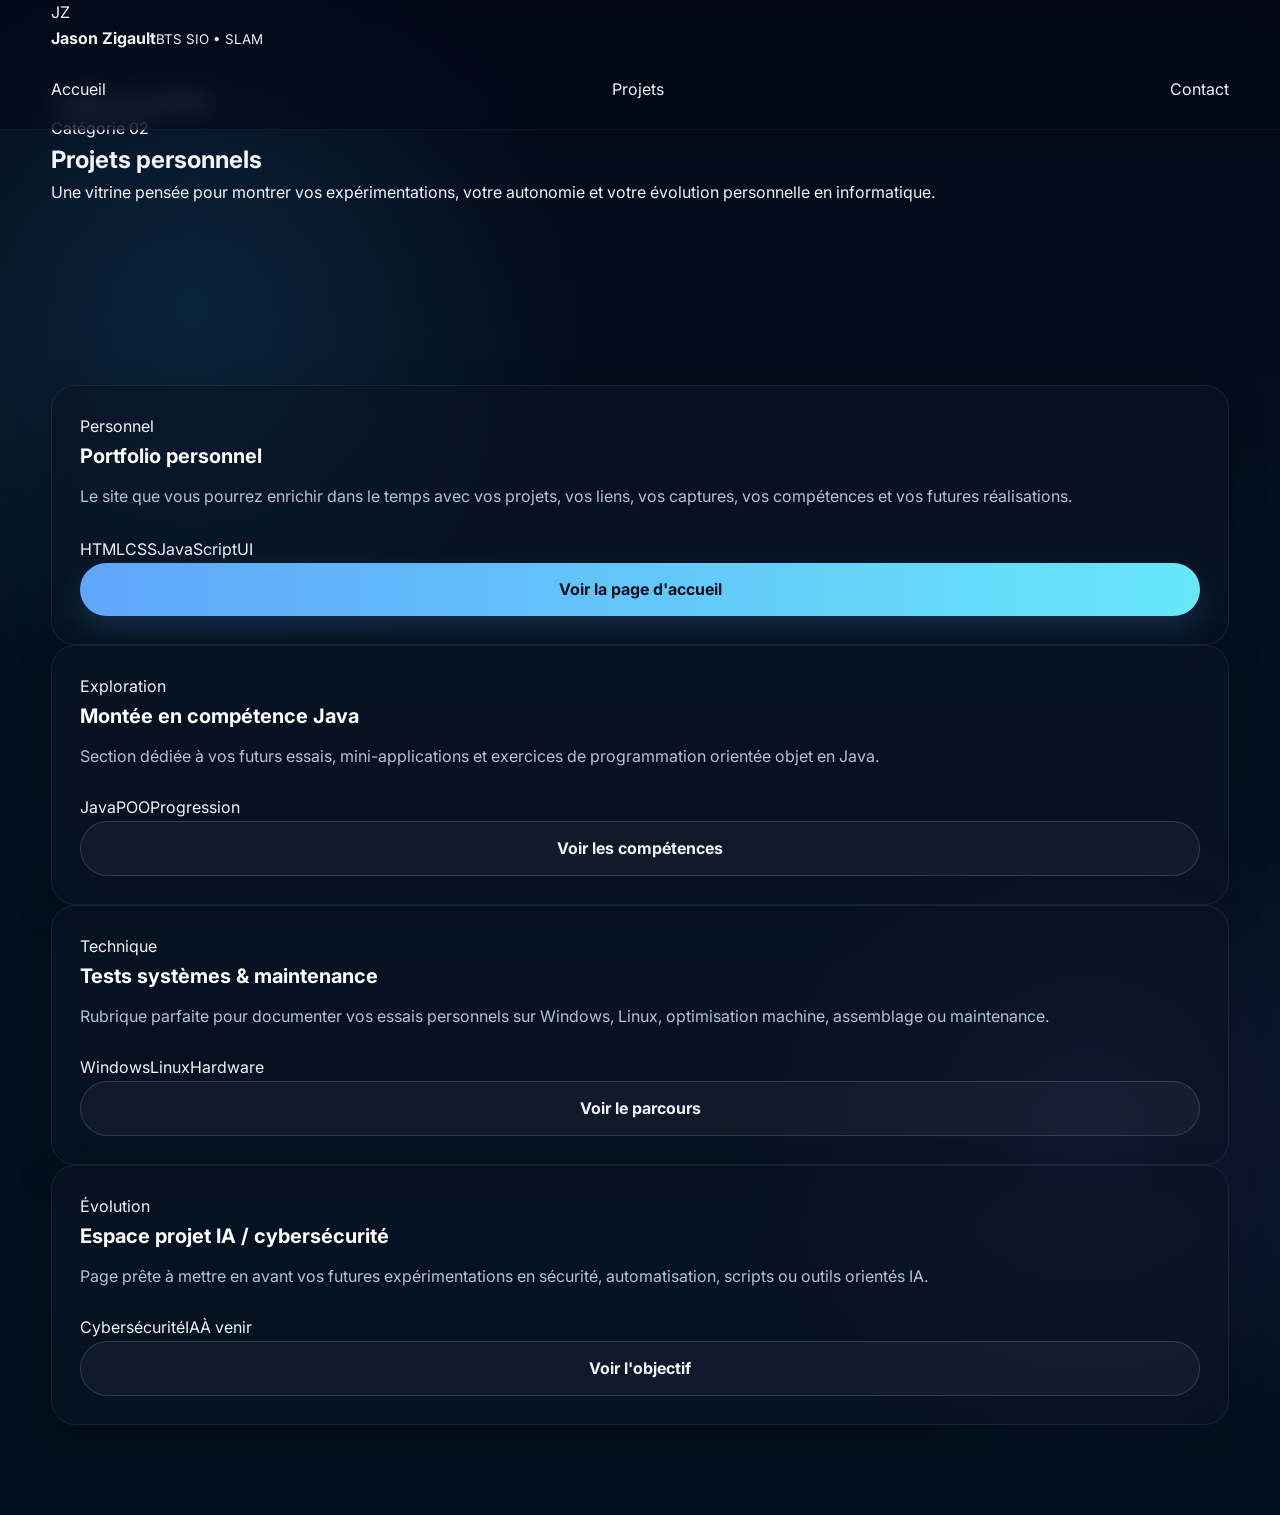
<file: pages/projets-personnels.html>
<!DOCTYPE html>
<html lang="fr">
<head>
  <meta charset="UTF-8" />
  <meta name="viewport" content="width=device-width, initial-scale=1.0" />
  <title>Projets personnels — Jason Zigault</title>
  <link rel="preconnect" href="https://fonts.googleapis.com">
  <link rel="preconnect" href="https://fonts.gstatic.com" crossorigin>
  <link href="https://fonts.googleapis.com/css2?family=Inter:wght@400;500;600;700;800&display=swap" rel="stylesheet">
  <link rel="stylesheet" href="../style.css" />
</head>
<body>
  <header class="site-header">
    <div class="container nav-wrap">
      <a href="../index.html" class="brand"><span class="brand-mark">JZ</span><div><strong>Jason Zigault</strong><small>BTS SIO • SLAM</small></div></a>
      <nav class="main-nav" style="display:flex; position:static; background:none; border:0; padding:0;">
        <a href="../index.html#accueil">Accueil</a>
        <a href="../index.html#projets" class="active">Projets</a>
        <a href="../index.html#contact">Contact</a>
      </nav>
    </div>
  </header>

  <main>
    <section class="page-hero section">
      <div class="container">
        <a class="breadcrumb" href="../index.html">← Retour au portfolio</a>
        <p class="eyebrow">Catégorie 02</p>
        <h1>Projets personnels</h1>
        <p>Une vitrine pensée pour montrer vos expérimentations, votre autonomie et votre évolution personnelle en informatique.</p>
      </div>
    </section>

    <section class="section">
      <div class="container project-listing">
        <article class="glass-card project-card">
          <span class="category-tag">Personnel</span>
          <h3>Portfolio personnel</h3>
          <p>Le site que vous pourrez enrichir dans le temps avec vos projets, vos liens, vos captures, vos compétences et vos futures réalisations.</p>
          <div class="project-meta"><span>HTML</span><span>CSS</span><span>JavaScript</span><span>UI</span></div>
          <a class="btn btn-primary" href="../index.html">Voir la page d'accueil</a>
        </article>

        <article class="glass-card project-card">
          <span class="category-tag">Exploration</span>
          <h3>Montée en compétence Java</h3>
          <p>Section dédiée à vos futurs essais, mini-applications et exercices de programmation orientée objet en Java.</p>
          <div class="project-meta"><span>Java</span><span>POO</span><span>Progression</span></div>
          <a class="btn btn-secondary" href="../index.html#competences">Voir les compétences</a>
        </article>

        <article class="glass-card project-card">
          <span class="category-tag">Technique</span>
          <h3>Tests systèmes & maintenance</h3>
          <p>Rubrique parfaite pour documenter vos essais personnels sur Windows, Linux, optimisation machine, assemblage ou maintenance.</p>
          <div class="project-meta"><span>Windows</span><span>Linux</span><span>Hardware</span></div>
          <a class="btn btn-secondary" href="../index.html#parcours">Voir le parcours</a>
        </article>

        <article class="glass-card project-card">
          <span class="category-tag">Évolution</span>
          <h3>Espace projet IA / cybersécurité</h3>
          <p>Page prête à mettre en avant vos futures expérimentations en sécurité, automatisation, scripts ou outils orientés IA.</p>
          <div class="project-meta"><span>Cybersécurité</span><span>IA</span><span>À venir</span></div>
          <a class="btn btn-secondary" href="../index.html#profil">Voir l'objectif</a>
        </article>
      </div>
    </section>
  </main>

  <script src="../script.js"></script>
</body>
</html>
</file>
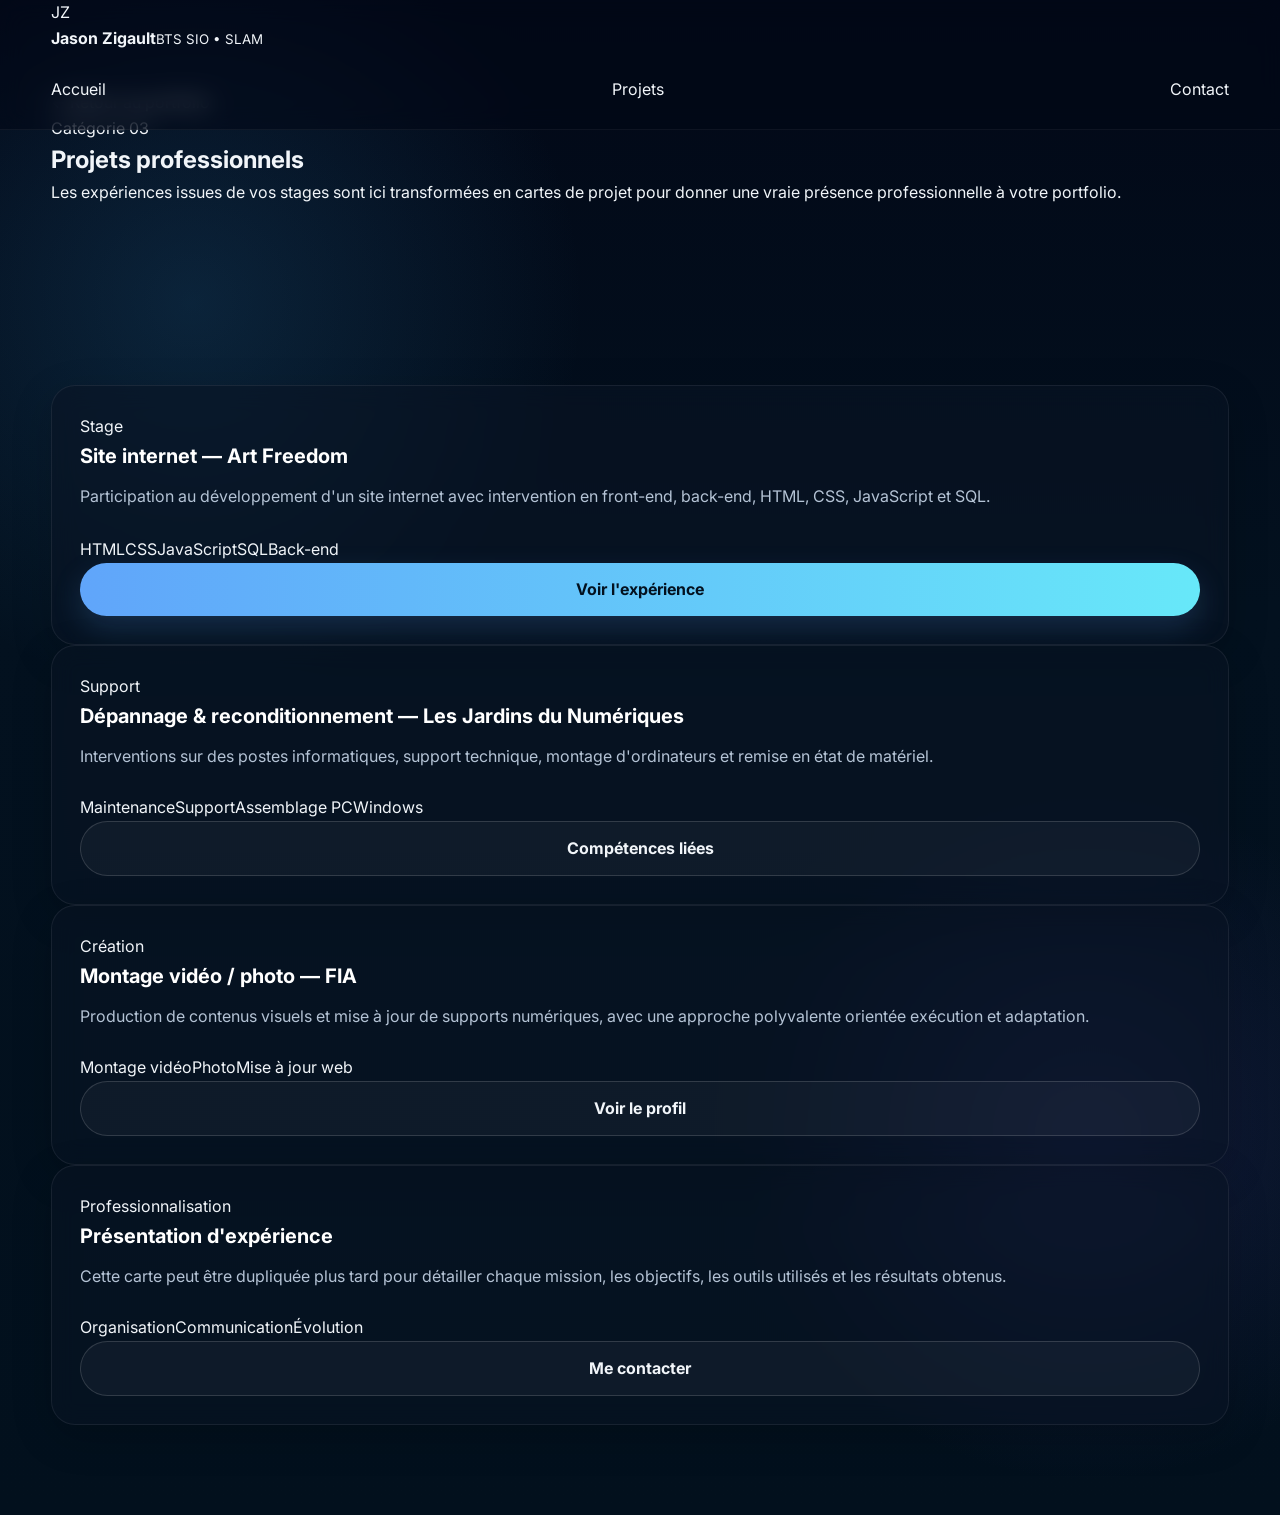
<file: pages/projets-professionnels.html>
<!DOCTYPE html>
<html lang="fr">
<head>
  <meta charset="UTF-8" />
  <meta name="viewport" content="width=device-width, initial-scale=1.0" />
  <title>Projets professionnels — Jason Zigault</title>
  <link rel="preconnect" href="https://fonts.googleapis.com">
  <link rel="preconnect" href="https://fonts.gstatic.com" crossorigin>
  <link href="https://fonts.googleapis.com/css2?family=Inter:wght@400;500;600;700;800&display=swap" rel="stylesheet">
  <link rel="stylesheet" href="../style.css" />
</head>
<body>
  <header class="site-header">
    <div class="container nav-wrap">
      <a href="../index.html" class="brand"><span class="brand-mark">JZ</span><div><strong>Jason Zigault</strong><small>BTS SIO • SLAM</small></div></a>
      <nav class="main-nav" style="display:flex; position:static; background:none; border:0; padding:0;">
        <a href="../index.html#accueil">Accueil</a>
        <a href="../index.html#projets" class="active">Projets</a>
        <a href="../index.html#contact">Contact</a>
      </nav>
    </div>
  </header>

  <main>
    <section class="page-hero section">
      <div class="container">
        <a class="breadcrumb" href="../index.html">← Retour au portfolio</a>
        <p class="eyebrow">Catégorie 03</p>
        <h1>Projets professionnels</h1>
        <p>Les expériences issues de vos stages sont ici transformées en cartes de projet pour donner une vraie présence professionnelle à votre portfolio.</p>
      </div>
    </section>

    <section class="section">
      <div class="container project-listing">
        <article class="glass-card project-card">
          <span class="category-tag">Stage</span>
          <h3>Site internet — Art Freedom</h3>
          <p>Participation au développement d'un site internet avec intervention en front-end, back-end, HTML, CSS, JavaScript et SQL.</p>
          <div class="project-meta"><span>HTML</span><span>CSS</span><span>JavaScript</span><span>SQL</span><span>Back-end</span></div>
          <a class="btn btn-primary" href="../index.html#parcours">Voir l'expérience</a>
        </article>

        <article class="glass-card project-card">
          <span class="category-tag">Support</span>
          <h3>Dépannage & reconditionnement — Les Jardins du Numériques</h3>
          <p>Interventions sur des postes informatiques, support technique, montage d'ordinateurs et remise en état de matériel.</p>
          <div class="project-meta"><span>Maintenance</span><span>Support</span><span>Assemblage PC</span><span>Windows</span></div>
          <a class="btn btn-secondary" href="../index.html#competences">Compétences liées</a>
        </article>

        <article class="glass-card project-card">
          <span class="category-tag">Création</span>
          <h3>Montage vidéo / photo — FIA</h3>
          <p>Production de contenus visuels et mise à jour de supports numériques, avec une approche polyvalente orientée exécution et adaptation.</p>
          <div class="project-meta"><span>Montage vidéo</span><span>Photo</span><span>Mise à jour web</span></div>
          <a class="btn btn-secondary" href="../index.html#profil">Voir le profil</a>
        </article>

        <article class="glass-card project-card">
          <span class="category-tag">Professionnalisation</span>
          <h3>Présentation d'expérience</h3>
          <p>Cette carte peut être dupliquée plus tard pour détailler chaque mission, les objectifs, les outils utilisés et les résultats obtenus.</p>
          <div class="project-meta"><span>Organisation</span><span>Communication</span><span>Évolution</span></div>
          <a class="btn btn-secondary" href="../index.html#contact">Me contacter</a>
        </article>
      </div>
    </section>
  </main>

  <script src="../script.js"></script>
</body>
</html>
</file>
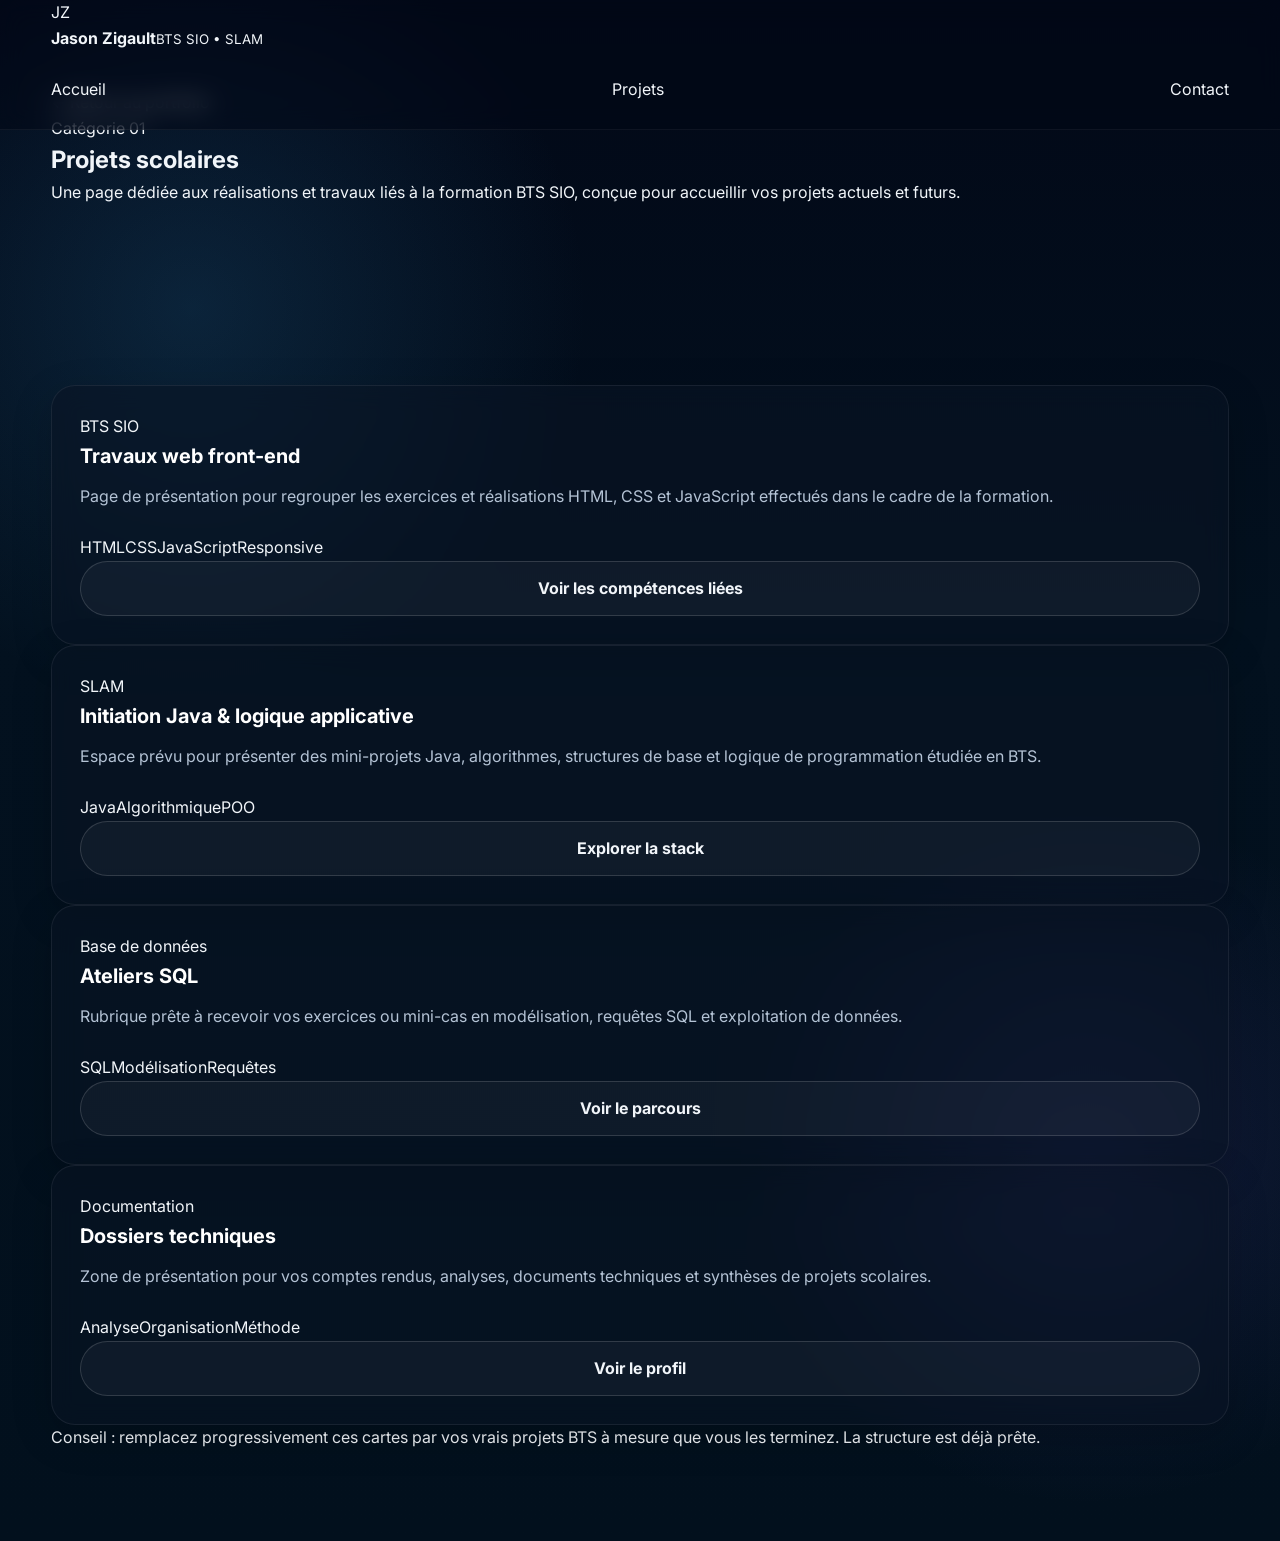
<file: pages/projets-scolaires.html>
<!DOCTYPE html>
<html lang="fr">
<head>
  <meta charset="UTF-8" />
  <meta name="viewport" content="width=device-width, initial-scale=1.0" />
  <title>Projets scolaires — Jason Zigault</title>
  <link rel="preconnect" href="https://fonts.googleapis.com">
  <link rel="preconnect" href="https://fonts.gstatic.com" crossorigin>
  <link href="https://fonts.googleapis.com/css2?family=Inter:wght@400;500;600;700;800&display=swap" rel="stylesheet">
  <link rel="stylesheet" href="../style.css" />
</head>
<body>
  <header class="site-header">
    <div class="container nav-wrap">
      <a href="../index.html" class="brand"><span class="brand-mark">JZ</span><div><strong>Jason Zigault</strong><small>BTS SIO • SLAM</small></div></a>
      <nav class="main-nav" style="display:flex; position:static; background:none; border:0; padding:0;">
        <a href="../index.html#accueil">Accueil</a>
        <a href="../index.html#projets" class="active">Projets</a>
        <a href="../index.html#contact">Contact</a>
      </nav>
    </div>
  </header>

  <main>
    <section class="page-hero section">
      <div class="container">
        <a class="breadcrumb" href="../index.html">← Retour au portfolio</a>
        <p class="eyebrow">Catégorie 01</p>
        <h1>Projets scolaires</h1>
        <p>Une page dédiée aux réalisations et travaux liés à la formation BTS SIO, conçue pour accueillir vos projets actuels et futurs.</p>
      </div>
    </section>

    <section class="section">
      <div class="container project-listing">
        <article class="glass-card project-card">
          <span class="category-tag">BTS SIO</span>
          <h3>Travaux web front-end</h3>
          <p>Page de présentation pour regrouper les exercices et réalisations HTML, CSS et JavaScript effectués dans le cadre de la formation.</p>
          <div class="project-meta"><span>HTML</span><span>CSS</span><span>JavaScript</span><span>Responsive</span></div>
          <a class="btn btn-secondary" href="../index.html#competences">Voir les compétences liées</a>
        </article>

        <article class="glass-card project-card">
          <span class="category-tag">SLAM</span>
          <h3>Initiation Java & logique applicative</h3>
          <p>Espace prévu pour présenter des mini-projets Java, algorithmes, structures de base et logique de programmation étudiée en BTS.</p>
          <div class="project-meta"><span>Java</span><span>Algorithmique</span><span>POO</span></div>
          <a class="btn btn-secondary" href="../index.html#competences">Explorer la stack</a>
        </article>

        <article class="glass-card project-card">
          <span class="category-tag">Base de données</span>
          <h3>Ateliers SQL</h3>
          <p>Rubrique prête à recevoir vos exercices ou mini-cas en modélisation, requêtes SQL et exploitation de données.</p>
          <div class="project-meta"><span>SQL</span><span>Modélisation</span><span>Requêtes</span></div>
          <a class="btn btn-secondary" href="../index.html#parcours">Voir le parcours</a>
        </article>

        <article class="glass-card project-card">
          <span class="category-tag">Documentation</span>
          <h3>Dossiers techniques</h3>
          <p>Zone de présentation pour vos comptes rendus, analyses, documents techniques et synthèses de projets scolaires.</p>
          <div class="project-meta"><span>Analyse</span><span>Organisation</span><span>Méthode</span></div>
          <a class="btn btn-secondary" href="../index.html#profil">Voir le profil</a>
        </article>
      </div>
      <div class="container">
        <div class="note-box">Conseil : remplacez progressivement ces cartes par vos vrais projets BTS à mesure que vous les terminez. La structure est déjà prête.</div>
      </div>
    </section>
  </main>

  <script src="../script.js"></script>
</body>
</html>
</file>
<file: style.css>
* {
    margin: 0;
    padding: 0;
    box-sizing: border-box;
}

html {
    scroll-behavior: smooth;
}

body {
    font-family: 'Inter', Arial, sans-serif;
    background:
        radial-gradient(circle at 15% 20%, rgba(38, 109, 157, 0.24), transparent 24%),
        radial-gradient(circle at 85% 75%, rgba(95, 76, 196, 0.18), transparent 22%),
        linear-gradient(180deg, #020817 0%, #03111f 40%, #02101d 100%);
    color: #f1f5f9;
    line-height: 1.6;
    overflow-x: hidden;
}

a {
    text-decoration: none;
    color: inherit;
}

ul {
    list-style: none;
}

.container {
    width: min(1200px, 92%);
    margin: 0 auto;
}

#particles-global {
    position: fixed;
    inset: 0;
    width: 100%;
    height: 100%;
    z-index: -1;
    pointer-events: none;
}

/* HEADER */
header {
    position: fixed;
    top: 0;
    left: 0;
    width: 100%;
    background: rgba(2, 8, 23, 0.55);
    backdrop-filter: blur(12px);
    border-bottom: 1px solid rgba(255, 255, 255, 0.05);
    z-index: 1000;
}

nav {
    min-height: 78px;
    display: flex;
    align-items: center;
    justify-content: space-between;
    gap: 24px;
}

.logo {
    font-size: 1.1rem;
    font-weight: 800;
    color: #ffffff;
    white-space: nowrap;
}

.logo span {
    color: #6ee7d8;
    font-weight: 700;
}

.nav-links {
    display: flex;
    align-items: center;
    gap: 34px;
}

.nav-links a {
    font-size: 0.98rem;
    font-weight: 500;
    color: #d9e5f2;
    transition: 0.25s ease;
    position: relative;
}

.nav-links a:hover {
    color: #ffffff;
}

.nav-links a::after {
    content: "";
    position: absolute;
    left: 0;
    bottom: -7px;
    width: 0;
    height: 2px;
    border-radius: 999px;
    background: linear-gradient(90deg, #60a5fa, #67e8f9);
    transition: 0.25s ease;
}

.nav-links a:hover::after {
    width: 100%;
}

.menu-toggle {
    display: none;
    font-size: 1.6rem;
    background: transparent;
    border: none;
    color: white;
    cursor: pointer;
}

/* HERO */
.hero-new {
    min-height: 100vh;
    display: flex;
    align-items: center;
    justify-content: center;
    padding-top: 78px;
    text-align: center;
}

.hero-content {
    max-width: 1000px;
    padding: 40px 20px;
}

.hero-top {
    color: #6ee7d8;
    font-size: 0.95rem;
    font-weight: 800;
    letter-spacing: 3px;
    margin-bottom: 20px;
}

.hero-new h1 {
    font-size: clamp(2.4rem, 5vw, 4.7rem);
    line-height: 0.98;
    font-weight: 900;
    color: #f8fbff;
    margin-bottom: 16px;
}

.hero-new h2 {
    font-size: clamp(1.1rem, 2vw, 1.8rem);
    font-weight: 700;
    color: #dde6f2;
    margin-bottom: 24px;
}

.hero-desc {
    max-width: 900px;
    margin: 0 auto 36px;
    font-size: 1.15rem;
    color: #aebcd0;
    min-height: 110px;
    line-height: 1.7;
}

#typed-text {
    display: inline;
}

.cursor {
    display: inline-block;
    margin-left: 4px;
    color: #67e8f9;
    font-weight: 700;
    animation: blinkCursor 0.8s infinite;
}

@keyframes blinkCursor {
    0%, 49% {
        opacity: 1;
    }
    50%, 100% {
        opacity: 0;
    }
}

.hero-buttons {
    display: flex;
    justify-content: center;
    gap: 18px;
    flex-wrap: wrap;
}

/* BUTTONS */
.btn {
    display: inline-flex;
    justify-content: center;
    align-items: center;
    padding: 14px 28px;
    border-radius: 999px;
    font-weight: 700;
    transition: 0.25s ease;
    border: none;
    cursor: pointer;
}

.btn-primary {
    background: linear-gradient(90deg, #60a5fa, #67e8f9);
    color: #03111f;
    box-shadow: 0 12px 30px rgba(96, 165, 250, 0.18);
}

.btn-primary:hover {
    transform: translateY(-3px);
    box-shadow: 0 16px 35px rgba(96, 165, 250, 0.25);
}

.btn-secondary {
    background: rgba(255, 255, 255, 0.04);
    border: 1px solid rgba(255, 255, 255, 0.14);
    color: #f1f5f9;
}

.btn-secondary:hover {
    transform: translateY(-3px);
    background: rgba(255, 255, 255, 0.08);
}

/* SECTIONS */
section {
    padding: 90px 0;
    background: transparent;
    border: none;
}

#profil {
    margin-top: -80px;
}
.section-header {
    text-align: center;
    margin-bottom: 56px;
}

.section-subtitle {
    color: #6ee7d8;
    font-size: 2rem;
    font-weight: 800;
    letter-spacing: 2px;
    margin-bottom: 12px;
}

.section-title {
    font-size: clamp(2rem, 4vw, 3rem);
    font-weight: 800;
    margin-bottom: 14px;
    color: #ffffff;
}

.section-text {
    max-width: 760px;
    margin: 0 auto;
    color: #a8b7ca;
    font-size: 1.05rem;
}

/* CARDS */
.card,
.timeline-item,
.skill-category,
.certification-card,
.project-card,
.contact-card,
.contact-form {
    background: rgba(10, 20, 36, 0.56);
    border: 1px solid rgba(255, 255, 255, 0.07);
    border-radius: 24px;
    backdrop-filter: blur(12px);
    box-shadow: 0 12px 40px rgba(0, 0, 0, 0.18);
}

/* PROFIL */
.about-grid {
    display: grid;
    grid-template-columns: 1.2fr 0.8fr;
    gap: 28px;
}

.card {
    padding: 30px;
    display: flex;
    flex-direction: column;
}
.card .btn {
    margin-top: 25px;
    align-self: left;
}
.card h3 {
    font-size: 1.35rem;
    color: #ffffff;
    margin-bottom: 18px;
}

.about-text {
    color: #c7d3e1;
}

.about-text p + p {
    margin-top: 16px;
}

.info-list {
    display: grid;
    gap: 14px;
}

.info-item {
    display: flex;
    justify-content: space-between;
    gap: 14px;
    padding: 12px 0;
    border-bottom: 1px solid rgba(255, 255, 255, 0.07);
}

.info-item:last-child {
    border-bottom: none;
}

.info-label {
    color: #99acc2;
    font-weight: 500;
}

.info-value {
    color: #f8fafc;
    font-weight: 700;
    text-align: right;
}

/* PARCOURS */
/* PARCOURS */
.parcours-grid {
    display: grid;
    grid-template-columns: 1fr 1fr;
    gap: 28px;
    align-items: start;
}

.parcours-column {
    display: flex;
    flex-direction: column;
    gap: 22px;
}

.parcours-category {
    font-size: 1.5rem;
    font-weight: 800;
    margin-bottom: 8px;
    padding-bottom: 12px;
    border-bottom: 2px solid rgba(255, 255, 255, 0.12);
}

.parcours-category.scolaire {
    color: #6ee7d8;
    border-bottom-color: rgba(110, 231, 216, 0.5);
}

.parcours-category.pro {
    color: #ffa640;
    border-bottom-color: rgba(255, 166, 64, 0.5);
}

.parcours-card {
    background: rgba(10, 20, 36, 0.56);
    border: 1px solid rgba(255, 255, 255, 0.07);
    border-radius: 24px;
    padding: 28px;
    box-shadow: 0 12px 40px rgba(0, 0, 0, 0.18);
}

.parcours-card.scolaire {
    border-left: 4px solid #6ee7d8;
}

.parcours-card.pro {
    border-left: 4px solid #ffa640;
}

.parcours-date {
    display: inline-block;
    margin-bottom: 12px;
    font-size: 0.9rem;
    font-weight: 700;
    color: #b8c7d9;
}

.parcours-card h4 {
    font-size: 1.4rem;
    font-weight: 800;
    margin-bottom: 10px;
    color: #ffffff;
}

.parcours-place {
    font-size: 1rem;
    font-weight: 600;
    margin-bottom: 12px;
    color: #aebcd0;
}

.parcours-card p {
    color: #d3deea;
    line-height: 1.7;
}

/* RESPONSIVE */
@media (max-width: 900px) {
    .parcours-grid {
        grid-template-columns: 1fr;
    }
}

/* =========================
   COMPÉTENCES - MARQUEE IMAGES
========================= */
.skills-marquee-wrapper {
    display: flex;
    flex-direction: column;
    gap: 28px;
}

.skills-category-block {
    background: rgba(10, 20, 36, 0.56);
    border: 1px solid rgba(255, 255, 255, 0.07);
    border-radius: 24px;
    padding: 28px 0;
    overflow: hidden;
    box-shadow: 0 12px 40px rgba(0, 0, 0, 0.18);
}

.skills-category-title {
    font-size: 1.5rem;
    font-weight: 800;
    color: #6ee7d8;
    margin: 0 28px 20px;
    padding-bottom: 12px;
    border-bottom: 1px solid rgba(110, 231, 216, 0.25);
}

.skills-marquee {
    overflow: hidden;
    position: relative;
    width: 100%;
}

.skills-track {
    display: flex;
    align-items: center;
    gap: 22px;
    width: max-content;
    animation: marqueeLeft 28s linear infinite;
    padding: 10px 0;
}

.skills-marquee .skills-track {
    animation: marqueeLeft 28s linear infinite;
}

.skill-logo {
    min-width: 150px;
    height: 110px;
    padding: 18px 20px;
    border-radius: 18px;
    background: rgba(255, 255, 255, 0.05);
    border: 1px solid rgba(255, 255, 255, 0.06);
    display: flex;
    flex-direction: column;
    align-items: center;
    justify-content: center;
    gap: 12px;
    white-space: nowrap;
    transition: transform 0.25s ease, background 0.25s ease;
}

.skill-logo:hover {
    transform: translateY(-4px);
    background: rgba(255, 255, 255, 0.08);
}

.skill-logo i {
    font-size: 3rem;
    line-height: 1;
}

.skill-logo span {
    color: #f1f5f9;
    font-size: 1rem;
    font-weight: 700;
    text-align: center;
}

@keyframes marqueeLeft {
    0% {
        transform: translateX(0);
    }
    100% {
        transform: translateX(-50%);
    }
}

@keyframes marqueeRight {
    0% {
        transform: translateX(-50%);
    }
    100% {
        transform: translateX(0);
    }
}

@media (max-width: 768px) {
    .skills-category-title {
        font-size: 1.25rem;
        margin: 0 20px 18px;
    }

    .skill-logo {
        min-width: 130px;
        height: 95px;
        padding: 14px 16px;
    }

    .skill-logo i {
        font-size: 2.4rem;
    }

    .skill-logo span {
        font-size: 0.9rem;
    }

    .skills-track {
        gap: 16px;
        animation-duration: 22s;
    }
}

/* PROJETS */
.projects-grid {
    display: grid;
    grid-template-columns: repeat(3, 1fr);
    gap: 24px;
}

.project-card {
    padding: 28px;
    min-height: 260px;
    display: flex;
    flex-direction: column;
    transition: 0.25s ease;
}

.project-card:hover {
    transform: translateY(-6px);
    border-color: rgba(103, 232, 249, 0.18);
}

.project-badge {
    display: inline-block;
    align-self: flex-start;
    margin-bottom: 16px;
    padding: 8px 14px;
    border-radius: 999px;
    background: rgba(103, 232, 249, 0.1);
    border: 1px solid rgba(103, 232, 249, 0.18);
    color: #8be9ff;
    font-size: 0.85rem;
    font-weight: 700;
}

.project-card h3 {
    color: white;
    font-size: 1.25rem;
    margin-bottom: 12px;
}

.project-card p {
    color: #b4c3d5;
    margin-bottom: 18px;
    flex-grow: 1;
}

.project-links {
    display: flex;
    gap: 12px;
    flex-wrap: wrap;
}

.project-link {
    padding: 10px 16px;
    border-radius: 999px;
    background: rgba(255, 255, 255, 0.05);
    border: 1px solid rgba(255, 255, 255, 0.08);
    color: #edf5ff;
    font-weight: 700;
    font-size: 0.92rem;
    transition: 0.25s ease;
}

.project-link:hover {
    background: rgba(96, 165, 250, 0.12);
}

/* CONTACT */
.contact-wrapper {
    display: grid;
    grid-template-columns: 1fr 1fr;
    gap: 28px;
}

.contact-card,
.contact-form {
    padding: 30px;
}

.contact-card h3,
.contact-form h3 {
    color: white;
    font-size: 1.3rem;
    margin-bottom: 18px;
}

.contact-list {
    display: grid;
    gap: 16px;
}

.contact-list li {
    color: #d7e3f1;
}

.contact-form form {
    display: grid;
    gap: 16px;
}

.contact-form input,
.contact-form textarea {
    width: 100%;
    border: 1px solid rgba(255, 255, 255, 0.08);
    background: rgba(255, 255, 255, 0.04);
    color: white;
    border-radius: 16px;
    padding: 15px 16px;
    outline: none;
    font-size: 1rem;
}

.contact-form input::placeholder,
.contact-form textarea::placeholder {
    color: #91a4ba;
}

.contact-form textarea {
    min-height: 150px;
    resize: vertical;
}

/* FOOTER */
footer {
    padding: 40px 20px 60px;
    text-align: center;
    color: #8ea3ba;
    background: transparent;
}

/* RESPONSIVE */
@media (max-width: 1100px) {
    .about-grid,
    .skills-grid,
    .projects-grid,
    .contact-wrapper,
    .certifications-grid {
        grid-template-columns: 1fr 1fr;
    }

    .nav-links {
        gap: 22px;
    }
}

@media (max-width: 860px) {
    nav {
        min-height: 78px;
        padding: 16px 0;
        flex-wrap: wrap;
    }

    .menu-toggle {
        display: block;
    }

    .nav-links {
        width: 100%;
        display: none;
        flex-direction: column;
        align-items: flex-start;
        gap: 14px;
        padding: 10px 0 4px;
    }

    .nav-links.active {
        display: flex;
    }

    .hero-new {
        padding-top: 110px;
    }

    .about-grid,
    .skills-grid,
    .projects-grid,
    .contact-wrapper,
    .certifications-grid {
        grid-template-columns: 1fr;
    }

    .info-item {
        flex-direction: column;
        align-items: flex-start;
    }

    .info-value {
        text-align: left;
    }
}

@media (max-width: 560px) {
    section {
        padding: 90px 0;
    }

    .hero-new h1 {
        font-size: 2.8rem;
    }

    .hero-new h2 {
        font-size: 1.25rem;
    }

    .hero-desc {
        font-size: 1rem;
    }

    .hero-buttons {
        flex-direction: column;
        align-items: center;
    }

    .btn {
        width: 100%;
        max-width: 260px;
    }

    .card,
    .timeline-item,
    .skill-category,
    .certification-card,
    .project-card,
    .contact-card,
    .contact-form {
        padding: 22px;
    }

    .logo {
        font-size: 1rem;
    }
}

/* =========================
   PAGE PROJETS
========================= */
.nav-links a.active {
    color: #ffffff;
}

.nav-links a.active::after {
    width: 100%;
}

.projects-page-hero {
    min-height: 55vh;
    display: flex;
    align-items: center;
    padding-top: 130px;
    padding-bottom: 70px;
    text-align: center;
}

.projects-page-hero h1 {
    font-size: clamp(2.6rem, 6vw, 5rem);
    line-height: 1;
    font-weight: 900;
    color: #ffffff;
    margin-bottom: 22px;
}

.projects-page-hero p {
    max-width: 850px;
    margin: 0 auto;
    color: #aebcd0;
    font-size: 1.12rem;
    line-height: 1.8;
}

.projects-actions {
    margin-top: 34px;
    display: flex;
    justify-content: center;
    gap: 16px;
    flex-wrap: wrap;
}

.projects-library {
    padding-top: 35px;
}

.projects-toolbar {
    display: flex;
    justify-content: center;
    gap: 14px;
    flex-wrap: wrap;
    margin-bottom: 38px;
}

.filter-btn {
    padding: 12px 18px;
    border-radius: 999px;
    border: 1px solid rgba(255, 255, 255, 0.1);
    background: rgba(255, 255, 255, 0.05);
    color: #dbeafe;
    font-weight: 800;
    cursor: pointer;
    transition: 0.25s ease;
}

.filter-btn:hover,
.filter-btn.active {
    transform: translateY(-2px);
    background: rgba(103, 232, 249, 0.12);
    border-color: rgba(103, 232, 249, 0.35);
    color: #ffffff;
}

.projects-showcase-grid {
    display: grid;
    grid-template-columns: repeat(3, 1fr);
    gap: 26px;
}

.project-showcase-card {
    position: relative;
    min-height: 390px;
    padding: 28px;
    border-radius: 28px;
    background: linear-gradient(180deg, rgba(10, 20, 36, 0.74), rgba(6, 14, 27, 0.62));
    border: 1px solid rgba(255, 255, 255, 0.08);
    box-shadow: 0 20px 55px rgba(0, 0, 0, 0.22);
    backdrop-filter: blur(14px);
    display: flex;
    flex-direction: column;
    overflow: hidden;
    transition: transform 0.25s ease, border-color 0.25s ease, background 0.25s ease;
}

.project-showcase-card::before {
    content: "";
    position: absolute;
    inset: 0;
    background: radial-gradient(circle at top right, rgba(103, 232, 249, 0.12), transparent 36%);
    pointer-events: none;
}

.project-showcase-card:hover {
    transform: translateY(-8px);
    border-color: rgba(103, 232, 249, 0.28);
    background: linear-gradient(180deg, rgba(13, 28, 50, 0.86), rgba(6, 14, 27, 0.7));
}

.project-showcase-top {
    position: relative;
    z-index: 1;
    display: flex;
    justify-content: space-between;
    align-items: flex-start;
    gap: 12px;
    margin-bottom: 24px;
}

.project-showcase-top .project-badge,
.project-showcase-top .project-type {
    margin-bottom: 0;
}

.project-type {
    display: inline-block;
    padding: 8px 14px;
    border-radius: 999px;
    background: rgba(255, 166, 64, 0.1);
    border: 1px solid rgba(255, 166, 64, 0.25);
    color: #ffa640;
    font-size: 0.85rem;
    font-weight: 800;
    white-space: nowrap;
}

.project-showcase-card h2 {
    position: relative;
    z-index: 1;
    color: #ffffff;
    font-size: 1.45rem;
    line-height: 1.25;
    margin-bottom: 14px;
}

.project-showcase-card p {
    position: relative;
    z-index: 1;
    color: #b8c7d9;
    line-height: 1.75;
    margin-bottom: 22px;
    flex-grow: 1;
}

.project-tech-list {
    position: relative;
    z-index: 1;
    display: flex;
    flex-wrap: wrap;
    gap: 10px;
    margin-bottom: 24px;
}

.project-tech-list span {
    padding: 8px 12px;
    border-radius: 999px;
    background: rgba(255, 255, 255, 0.055);
    border: 1px solid rgba(255, 255, 255, 0.08);
    color: #dce8f7;
    font-size: 0.85rem;
    font-weight: 700;
}

.project-showcase-links {
    position: relative;
    z-index: 1;
    display: flex;
    gap: 12px;
    flex-wrap: wrap;
}

.project-showcase-links .btn {
    padding: 12px 18px;
    font-size: 0.92rem;
}

@media (max-width: 1050px) {
    .projects-showcase-grid {
        grid-template-columns: repeat(2, 1fr);
    }
}

@media (max-width: 720px) {
    .projects-page-hero {
        padding-top: 125px;
        min-height: auto;
    }

    .projects-showcase-grid {
        grid-template-columns: 1fr;
    }

    .project-showcase-top {
        flex-direction: column;
    }

    .project-showcase-links .btn {
        width: 100%;
        max-width: none;
    }
}

/* TABLEAU DE SYNTHÈSE */
.synthese-card {
    max-width: 900px;
    margin: 0 auto;
    padding: 34px;
    background: rgba(10, 20, 36, 0.56);
    border: 1px solid rgba(255, 255, 255, 0.07);
    border-radius: 24px;
    backdrop-filter: blur(12px);
    box-shadow: 0 12px 40px rgba(0, 0, 0, 0.18);
    display: flex;
    justify-content: space-between;
    align-items: center;
    gap: 28px;
}

.synthese-card h3 {
    color: #ffffff;
    font-size: 1.5rem;
    margin-bottom: 12px;
}

.synthese-card p {
    color: #b4c3d5;
    line-height: 1.7;
}

@media (max-width: 768px) {
    .synthese-card {
        flex-direction: column;
        text-align: center;
    }
}
</file>
